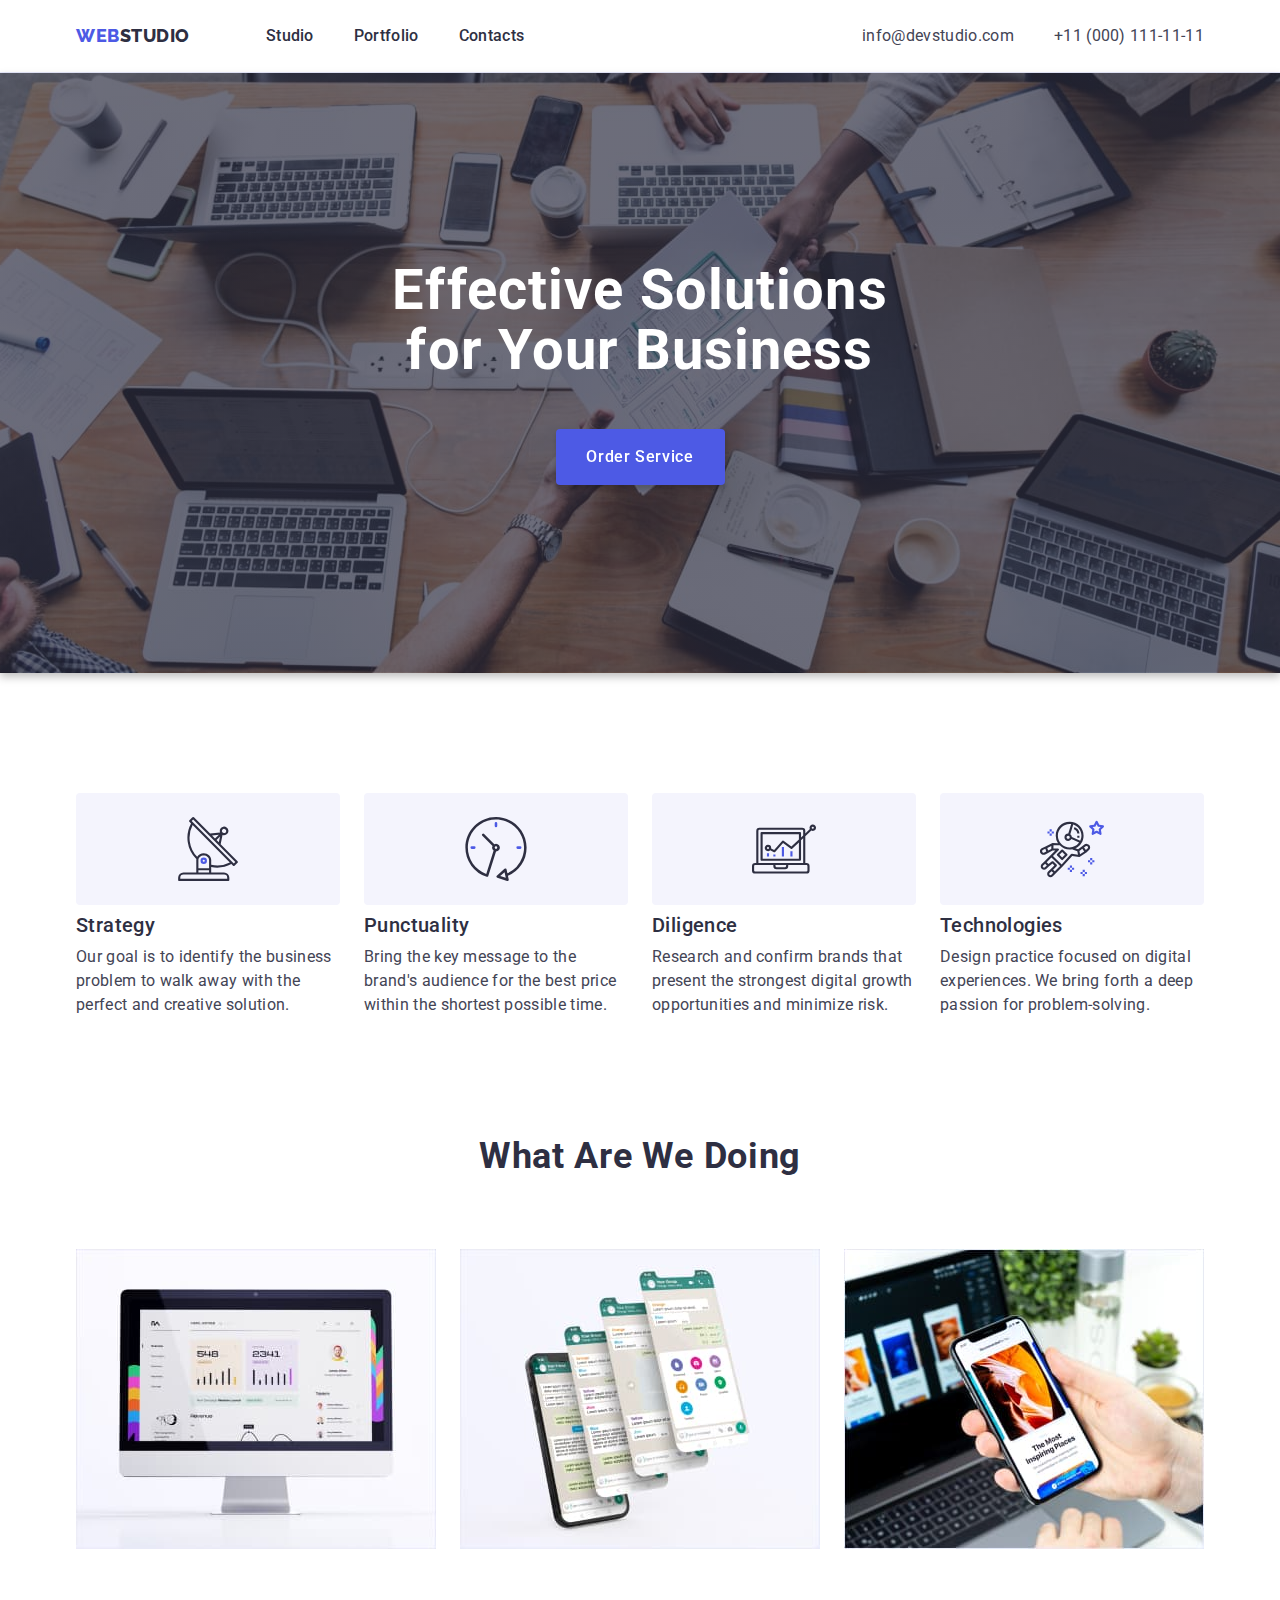
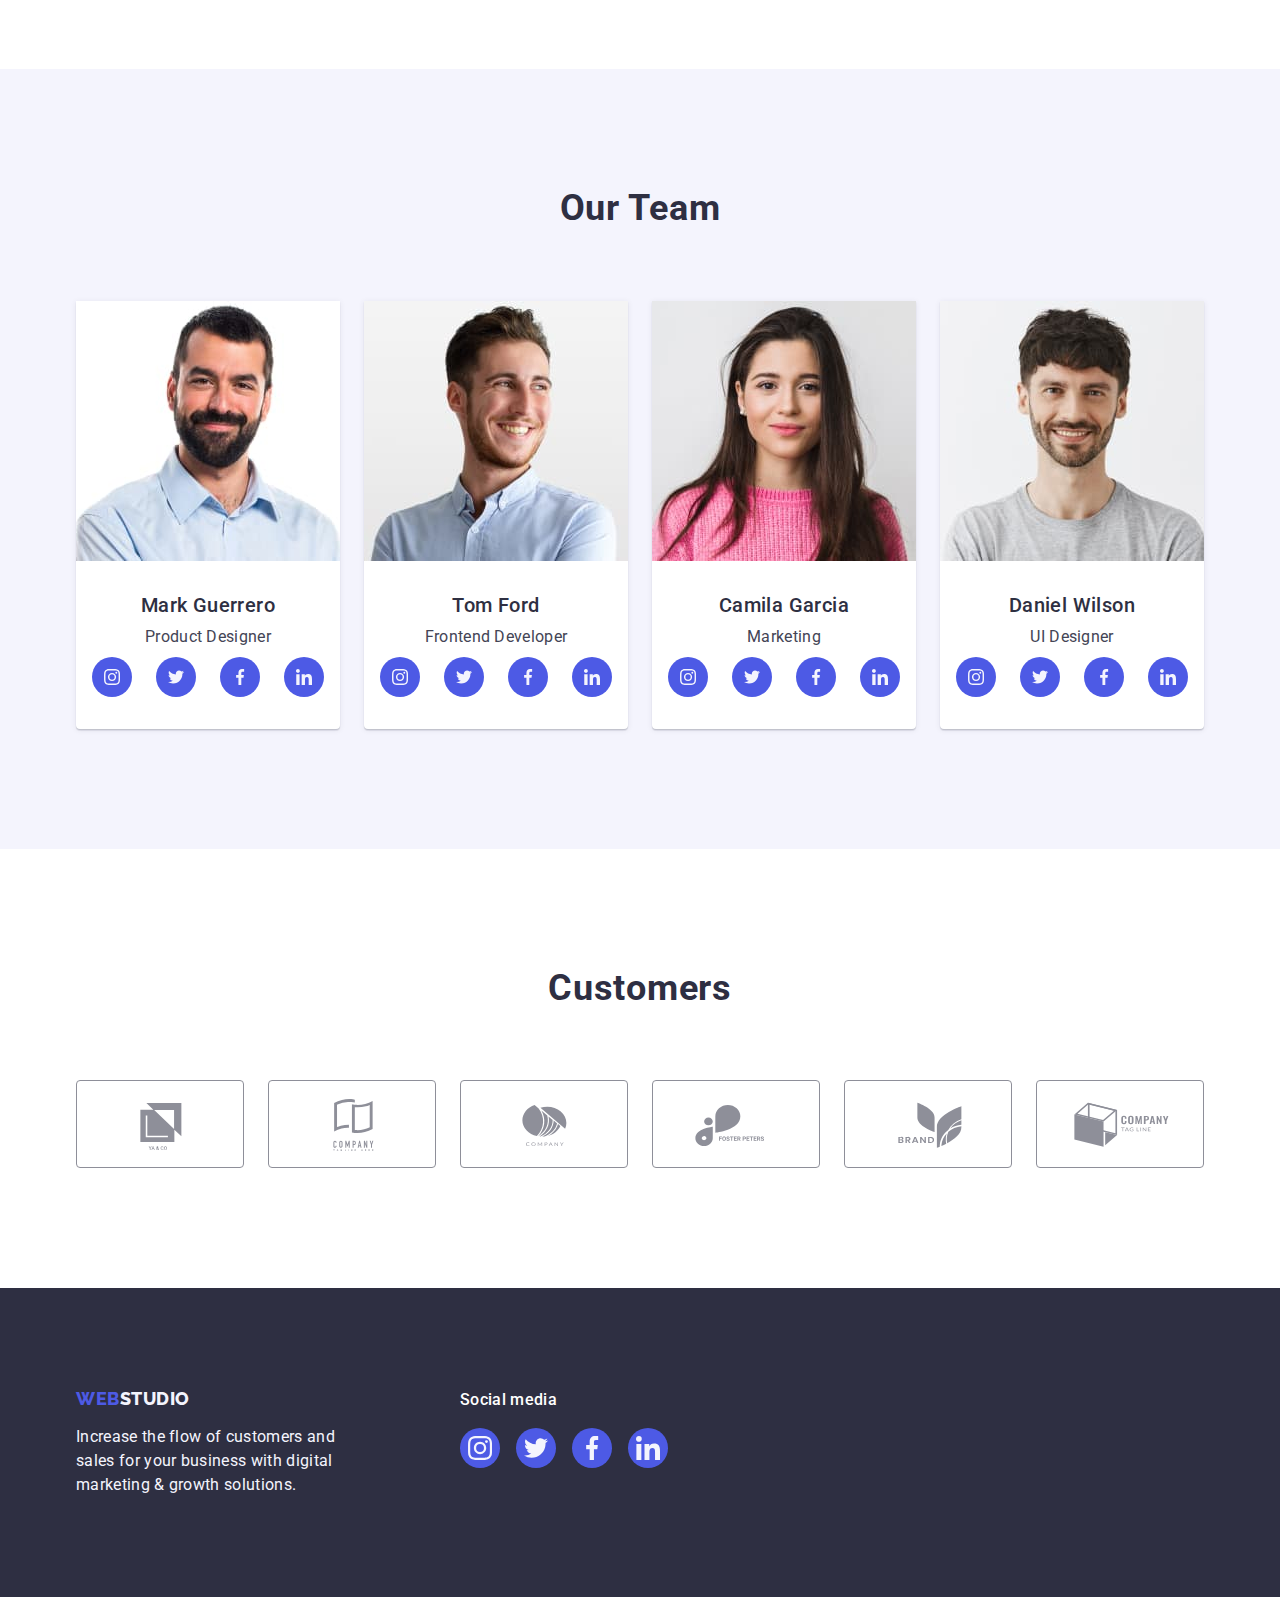
<file: index.html>
<!DOCTYPE html>
<html lang="en">
  <head>
    <meta charset="UTF-8" />
    <meta http-equiv="X-UA-Compatible" content="IE=edge" />
    <meta name="viewport" content="width=device-width, initial-scale=1.0" />
    <title>Document</title>
    <link rel="preconnect" href="https://fonts.googleapis.com" />
    <link rel="preconnect" href="https://fonts.gstatic.com" crossorigin />
    <link
      href="https://fonts.googleapis.com/css2?family=Raleway:wght@800&family=Roboto:wght@400;500;700;900&display=swap"
      rel="stylesheet"
    />
    <link
      href="https://cdn.jsdelivr.net/npm/modern-normalize@1.1.0/modern-normalize.min.css"
      rel="stylesheet"
    />
    <link rel="stylesheet" href="./images/icons.svg" />
    <link rel="stylesheet" href="./css/styles.css" />
  </head>
  <body>
    <header class="header">
      <div class="header-container container">
        <nav class="header-nav">
          <!-- Logo -->
          <a href="./index.html" class="link logo"
            >Web<span class="logo-accent">Studio</span></a
          >
          <!-- Navigation -->
          <ul class="list header-nav-list">
            <li>
              <a href="./index.html" class="link nav-link">Studio</a>
            </li>
            <li>
              <a href="./portfolio.html" class="link nav-link">Portfolio</a>
            </li>
            <li><a href="" class="link nav-link">Contacts</a></li>
          </ul>
        </nav>
        <address class="address-link">
          <ul class="list address-list">
            <li>
              <a href="mailto:info@devstudio.com" class="link address-hover"
                >info@devstudio.com</a
              >
            </li>
            <li>
              <a href="tel:+110001111111" class="link address-hover"
                >+11 (000) 111-11-11</a
              >
            </li>
          </ul>
        </address>
      </div>
    </header>
    <main>
      <!-- Hero -->
      <section class="hero">
        <div class="container hero-container">
          <h1 class="hero-text">Effective Solutions for Your Business</h1>
          <button type="button" class="main-button">Order Service</button>
        </div>
      </section>
      <section class="features">
        <div class="container features-container">
          <!-- Features -->
          <h2 class="section-title visually-hidden">Features</h2>
          <ul class="list features-list">
            <li class="features-list-item">
              <div class="svg-container">
                <svg class="features-icon" width="64" height="64">
                  <use href="./images/icon.svg#icon-antenna"></use>
                </svg>
              </div>
              <h3 class="features-title">Strategy</h3>
              <p class="features-text">
                Our goal is to identify the business problem to walk away with
                the perfect and creative solution.
              </p>
            </li>
            <li class="features-list-item">
              <div class="svg-container">
                <svg class="features-icon" width="64" height="64">
                  <use href="./images/icon.svg#icon-clock"></use>
                </svg>
              </div>
              <h3 class="features-title">Punctuality</h3>
              <p class="features-text">
                Bring the key message to the brand's audience for the best price
                within the shortest possible time.
              </p>
            </li>
            <li class="features-list-item">
              <div class="svg-container">
                <svg class="features-icon" width="64" height="64">
                  <use href="./images/icon.svg#icon-diagram"></use>
                </svg>
              </div>
              <h3 class="features-title">Diligence</h3>
              <p class="features-text">
                Research and confirm brands that present the strongest digital
                growth opportunities and minimize risk.
              </p>
            </li>
            <li class="features-list-item">
              <div class="svg-container">
                <svg class="features-icon" width="64" height="64">
                  <use href="./images/icon.svg#icon-astronaut"></use>
                </svg>
              </div>
              <h3 class="features-title">Technologies</h3>
              <p class="features-text">
                Design practice focused on digital experiences. We bring forth a
                deep passion for problem-solving.
              </p>
            </li>
          </ul>
        </div>
      </section>
      <section class="apps-section">
        <div class="container apps-container">
          <!-- What are we doing -->
          <h2 class="section-title apps-title">What are we doing</h2>
          <ul class="list apps-list">
            <li class="app-details">
              <img
                src="./images/img1.jpg"
                alt="Desktop app"
                width="360"
                height="300"
              />
            </li>
            <li class="app-details">
              <img
                src="./images/img2.jpg"
                alt="Mobile app"
                width="360"
                height="300"
              />
            </li>
            <li class="app-details">
              <img
                src="./images/img3.jpg"
                alt="App sync"
                width="360"
                height="300"
              />
            </li>
          </ul>
        </div>
      </section>
      <!-- Our Team -->
      <section class="team-section">
        <div class="container">
          <h2 class="section-title team-section-title">Our Team</h2>
          <ul class="list team-cards">
            <li class="team-card">
              <img
                src="./images/img-team1.jpg"
                alt="Mark Guerrero"
                width="264"
                height="260"
              />
              <div class="card-wrapper">
                <h3 class="team-title">Mark Guerrero</h3>
                <p class="team-text">Product Designer</p>
                <ul class="list socials">
                  <li class="list-item socials-item">
                    <a
                      href="https://instagram.com"
                      class="link socials-link"
                      target="_blank"
                      rel="noopener noreferrer"
                      aria-label="Instagram icon"
                      ><svg class="socials-icon icon" width="16" height="16">
                        <use href="./images/icon.svg#icon-instagram"></use>
                      </svg>
                    </a>
                  </li>
                  <li class="list-item socials-item">
                    <a
                      href="https://twitter.com"
                      class="link socials-link"
                      target="_blank"
                      rel="noopener noreferrer"
                      aria-label="Twitter icon"
                      ><svg class="socials-icon icon" width="16" height="16">
                        <use href="./images/icon.svg#icon-twitter"></use>
                      </svg>
                    </a>
                  </li>
                  <li class="list-item socials-item">
                    <a
                      href="https://www.facebook.com"
                      class="link socials-link"
                      target="_blank"
                      rel="noopener
                      noreferrer"
                      aria-label="Facebook icon"
                      ><svg class="socials-icon icon" width="16" height="16">
                        <use href="./images/icon.svg#icon-facebook"></use>
                      </svg>
                    </a>
                  </li>
                  <li class="list-item socials-item">
                    <a
                      href="https://www.linkedin.com"
                      class="link socials-link"
                      target="_blank"
                      rel="noopener
                      noreferrer"
                      aria-label="LinkedIn icon"
                      ><svg class="socials-icon icon" width="16" height="16">
                        <use href="./images/icon.svg#icon-linkedin"></use>
                      </svg>
                    </a>
                  </li>
                </ul>
              </div>
            </li>
            <li class="team-card">
              <img
                src="./images/img-team2.jpg"
                alt="Tom Ford"
                width="264"
                height="260"
              />
              <div class="card-wrapper">
                <h3 class="team-title">Tom Ford</h3>
                <p class="team-text">Frontend Developer</p>
                <ul class="list socials">
                  <li class="list-item socials-item">
                    <a
                      href="https://instagram.com"
                      class="link socials-link"
                      target="_blank"
                      rel="noopener noreferrer"
                      aria-label="Instagram icon"
                      ><svg class="socials-icon icon" width="16" height="16">
                        <use href="./images/icon.svg#icon-instagram"></use>
                      </svg>
                    </a>
                  </li>
                  <li class="list-item socials-item">
                    <a
                      href="https://twitter.com"
                      class="link socials-link"
                      target="_blank"
                      rel="noopener noreferrer"
                      aria-label="Twitter icon"
                      ><svg class="socials-icon icon" width="16" height="16">
                        <use href="./images/icon.svg#icon-twitter"></use>
                      </svg>
                    </a>
                  </li>
                  <li class="list-item socials-item">
                    <a
                      href="https://www.facebook.com"
                      class="link socials-link"
                      target="_blank"
                      rel="noopener
                      noreferrer"
                      aria-label="Facebook icon"
                      ><svg class="socials-icon icon" width="16" height="16">
                        <use href="./images/icon.svg#icon-facebook"></use>
                      </svg>
                    </a>
                  </li>
                  <li class="list-item socials-item">
                    <a
                      href="https://www.linkedin.com"
                      class="link socials-link"
                      target="_blank"
                      rel="noopener
                      noreferrer"
                      aria-label="LinkedIn icon"
                      ><svg class="socials-icon icon" width="16" height="16">
                        <use href="./images/icon.svg#icon-linkedin"></use>
                      </svg>
                    </a>
                  </li>
                </ul>
              </div>
            </li>
            <li class="team-card">
              <img
                src="./images/img-team3.jpg"
                alt="Camila Garcia"
                width="264"
                height="260"
              />
              <div class="card-wrapper">
                <h3 class="team-title">Camila Garcia</h3>
                <p class="team-text">Marketing</p>
                <ul class="list socials">
                  <li class="list-item socials-item">
                    <a
                      href="https://instagram.com"
                      class="link socials-link"
                      target="_blank"
                      rel="noopener noreferrer"
                      aria-label="Instagram icon"
                      ><svg class="socials-icon icon" width="16" height="16">
                        <use href="./images/icon.svg#icon-instagram"></use>
                      </svg>
                    </a>
                  </li>
                  <li class="list-item socials-item">
                    <a
                      href="https://twitter.com"
                      class="link socials-link"
                      target="_blank"
                      rel="noopener noreferrer"
                      aria-label="Twitter icon"
                      ><svg class="socials-icon icon" width="16" height="16">
                        <use href="./images/icon.svg#icon-twitter"></use>
                      </svg>
                    </a>
                  </li>
                  <li class="list-item socials-item">
                    <a
                      href="https://www.facebook.com"
                      class="link socials-link"
                      target="_blank"
                      rel="noopener
                      noreferrer"
                      aria-label="Facebook icon"
                      ><svg class="socials-icon icon" width="16" height="16">
                        <use href="./images/icon.svg#icon-facebook"></use>
                      </svg>
                    </a>
                  </li>
                  <li class="list-item socials-item">
                    <a
                      href="https://www.linkedin.com"
                      class="link socials-link"
                      target="_blank"
                      rel="noopener
                      noreferrer"
                      aria-label="LinkedIn icon"
                      ><svg class="socials-icon icon" width="16" height="16">
                        <use href="./images/icon.svg#icon-linkedin"></use>
                      </svg>
                    </a>
                  </li>
                </ul>
              </div>
            </li>
            <li class="team-card">
              <img
                src="./images/img-team4.jpg"
                alt="Daniel Wilson"
                width="264"
                height="260"
              />
              <div class="card-wrapper">
                <h3 class="team-title">Daniel Wilson</h3>
                <p class="team-text">UI Designer</p>
                <ul class="list socials">
                  <li class="list-item socials-item">
                    <a
                      href="https://instagram.com"
                      class="link socials-link"
                      target="_blank"
                      rel="noopener noreferrer"
                      aria-label="Instagram icon"
                      ><svg class="socials-icon icon" width="16" height="16">
                        <use href="./images/icon.svg#icon-instagram"></use>
                      </svg>
                    </a>
                  </li>
                  <li class="list-item socials-item">
                    <a
                      href="https://twitter.com"
                      class="link socials-link"
                      target="_blank"
                      rel="noopener noreferrer"
                      aria-label="Twitter icon"
                      ><svg class="socials-icon icon" width="16" height="16">
                        <use href="./images/icon.svg#icon-twitter"></use>
                      </svg>
                    </a>
                  </li>
                  <li class="list-item socials-item">
                    <a
                      href="https://www.facebook.com"
                      class="link socials-link"
                      target="_blank"
                      rel="noopener
                      noreferrer"
                      aria-label="Facebook icon"
                      ><svg class="socials-icon icon" width="16" height="16">
                        <use href="./images/icon.svg#icon-facebook"></use>
                      </svg>
                    </a>
                  </li>
                  <li class="list-item socials-item">
                    <a
                      href="https://www.linkedin.com"
                      class="link socials-link"
                      target="_blank"
                      rel="noopener
                      noreferrer"
                      aria-label="LinkedIn icon"
                      ><svg class="socials-icon icon" width="16" height="16">
                        <use href="./images/icon.svg#icon-linkedin"></use>
                      </svg>
                    </a>
                  </li>
                </ul>
              </div>
            </li>
          </ul>
        </div>
      </section>
      <section class="customers">
        <div class="container customers-container">
          <h2 class="section-title customers-title">Customers</h2>
          <ul class="list customers-list">
            <li class="list-item customers-list-item">
              <a href="" class="link customers-link" aria-label="Customer icon">
                <svg class="customers-icon icon" width="104" height="56">
                  <use href="./images/icon.svg#icon-Logo"></use>
                </svg>
              </a>
            </li>
            <li class="list-item customers-list-item">
              <a href="" class="link customers-link" aria-label="Customer icon">
                <svg class="customers-icon icon" width="104" height="56">
                  <use href="./images/icon.svg#icon-Logo-1"></use>
                </svg>
              </a>
            </li>
            <li class="list-item customers-list-item">
              <a href="" class="link customers-link" aria-label="Customer icon">
                <svg class="customers-icon icon" width="104" height="56">
                  <use href="./images/icon.svg#icon-Logo-2"></use>
                </svg>
              </a>
            </li>
            <li class="list-item customers-list-item">
              <a href="" class="link customers-link" aria-label="Customer icon">
                <svg class="customers-icon icon" width="104" height="56">
                  <use href="./images/icon.svg#icon-Logo-3"></use>
                </svg>
              </a>
            </li>
            <li class="list-item customers-list-item">
              <a href="" class="link customers-link" aria-label="Customer icon">
                <svg class="customers-icon icon" width="104" height="56">
                  <use href="./images/icon.svg#icon-Logo-4"></use>
                </svg>
              </a>
            </li>
            <li class="list-item customers-list-item">
              <a href="" class="link customers-link" aria-label="Customer icon">
                <svg class="customers-icon icon" width="104" height="56">
                  <use href="./images/icon.svg#icon-Logo-5"></use>
                </svg>
              </a>
            </li>
          </ul>
        </div>
      </section>
    </main>
    <footer class="footer">
      <div class="container footer-container">
        <div class="logo-text-container">
          <a href="./index.html" class="link footer-logo"
            >Web<span class="logo-light">Studio</span></a
          >
          <p class="text-footer">
            Increase the flow of customers and sales for your business with
            digital marketing & growth solutions.
          </p>
        </div>
        <div class="socials-container">
          <p class="footer-title">Social media</p>
          <ul class="list socials-footer">
            <li class="list-item socials-footer-item">
              <a
                href="https://instagram.com"
                class="link socials-footer-link"
                target="_blank"
                rel="noopener noreferrer"
                aria-label="Instagram icon"
                ><svg class="socials-icon icon" width="24" height="24">
                  <use href="./images/icon.svg#icon-instagram"></use>
                </svg>
              </a>
            </li>
            <li class="list-item socials-footer-item">
              <a
                href="https://twitter.com"
                class="link socials-footer-link"
                target="_blank"
                rel="noopener noreferrer"
                aria-label="Twitter icon"
                ><svg class="socials-icon icon" width="24" height="24">
                  <use href="./images/icon.svg#icon-twitter"></use>
                </svg>
              </a>
            </li>
            <li class="list-item socials-footer-item">
              <a
                href="https://www.facebook.com"
                class="link socials-footer-link"
                target="_blank"
                rel="noopener
                      noreferrer"
                aria-label="Facebook icon"
                ><svg class="socials-icon icon" width="24" height="24">
                  <use href="./images/icon.svg#icon-facebook"></use>
                </svg>
              </a>
            </li>
            <li class="list-item socials-footer-item">
              <a
                href="https://www.linkedin.com"
                class="link socials-footer-link"
                target="_blank"
                rel="noopener
                      noreferrer"
                aria-label="LinkedIn icon"
                ><svg class="socials-icon icon" width="24" height="24">
                  <use href="./images/icon.svg#icon-linkedin"></use>
                </svg>
              </a>
            </li>
          </ul>
        </div>
      </div>
    </footer>
  </body>
</html>
</file>
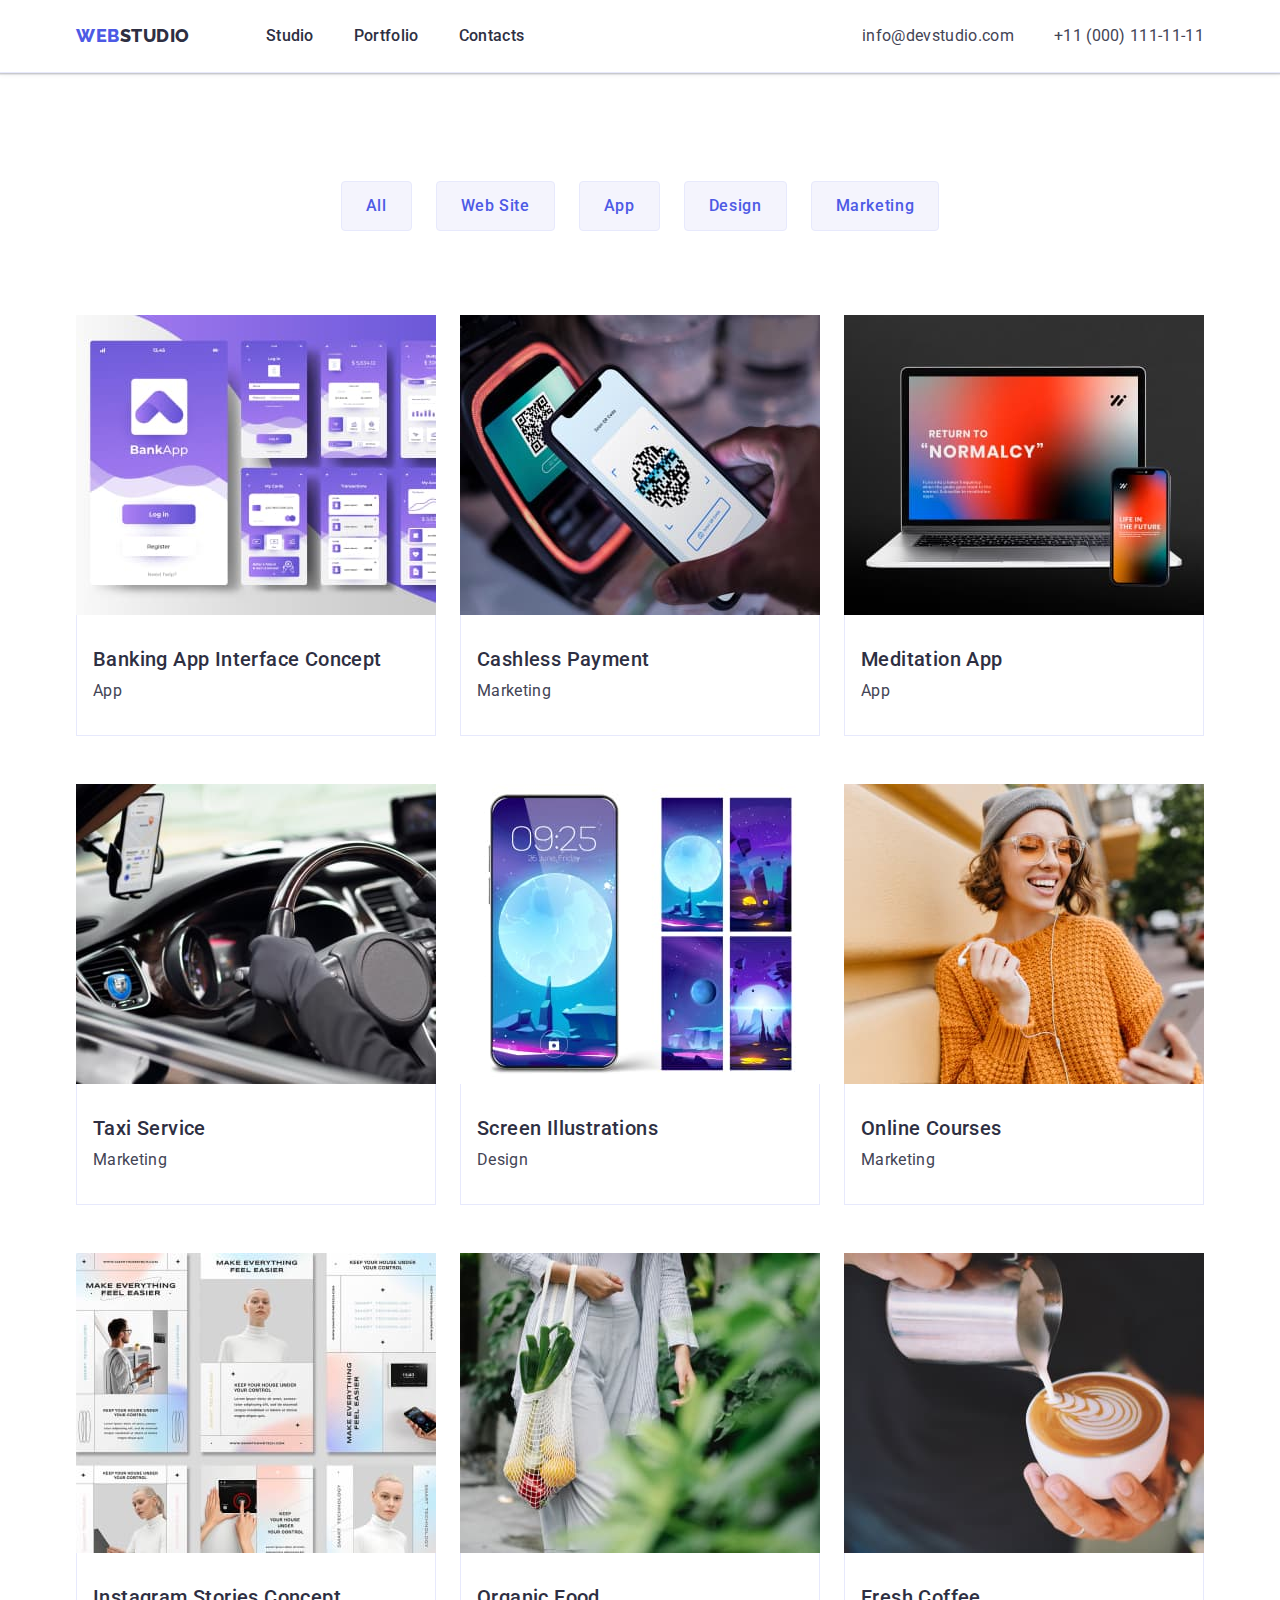
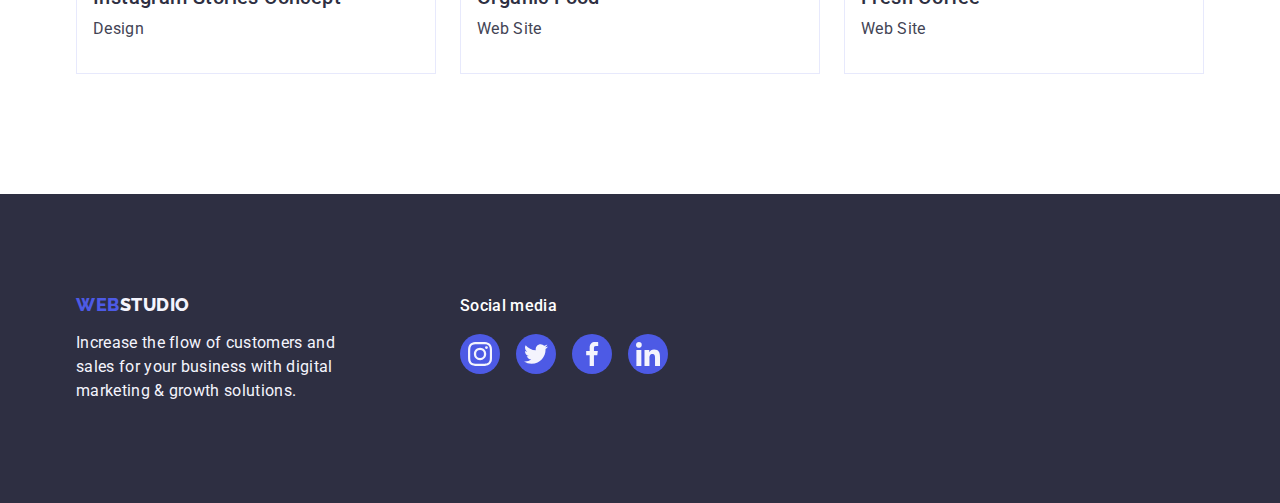
<file: portfolio.html>
<!DOCTYPE html>
<html lang="en">
  <head>
    <meta charset="UTF-8" />
    <meta http-equiv="X-UA-Compatible" content="IE=edge" />
    <meta name="viewport" content="width=device-width, initial-scale=1.0" />
    <title>Portfolio</title>
    <link rel="preconnect" href="https://fonts.googleapis.com" />
    <link rel="preconnect" href="https://fonts.gstatic.com" crossorigin />
    <link
      href="https://fonts.googleapis.com/css2?family=Raleway:wght@800&family=Roboto:wght@400;500;700;900&display=swap"
      rel="stylesheet"
    />
    <link
      href="https://cdn.jsdelivr.net/npm/modern-normalize@1.1.0/modern-normalize.min.css"
      rel="stylesheet"
    />
    <link rel="stylesheet" href="./images/icons.svg" />
    <link rel="stylesheet" href="./css/styles.css" />
  </head>
  <body>
    <header class="header">
      <div class="header-container container">
        <nav class="header-nav">
          <!-- Logo -->
          <a href="./index.html" class="link logo"
            >Web<span class="logo-accent">Studio</span></a
          >
          <!-- Navigation -->
          <ul class="list header-nav-list">
            <li>
              <a href="./index.html" class="link nav-link">Studio</a>
            </li>
            <li>
              <a href="./portfolio.html" class="link nav-link">Portfolio</a>
            </li>
            <li><a href="" class="link nav-link">Contacts</a></li>
          </ul>
        </nav>
        <address class="address-link">
          <ul class="list address-list">
            <li>
              <a href="mailto:info@devstudio.com" class="link address-hover"
                >info@devstudio.com</a
              >
            </li>
            <li>
              <a href="tel:+110001111111" class="link address-hover"
                >+11 (000) 111-11-11</a
              >
            </li>
          </ul>
        </address>
      </div>
    </header>
    <main>
      <section class="portfolio-section">
        <div class="container portfolio-container">
          <h1 class="visually-hidden">Portfolio</h1>
          <ul class="list filter-list">
            <li><button type="button" class="filter">All</button></li>
            <li><button type="button" class="filter">Web Site</button></li>
            <li><button type="button" class="filter">App</button></li>
            <li><button type="button" class="filter">Design</button></li>
            <li><button type="button" class="filter">Marketing</button></li>
          </ul>
          <ul class="list portfolio-list">
            <li class="portfolio-list-item">
              <a href="" class="link portfolio-link">
                <img
                  src="./images/portfolio/img-p1.jpg"
                  alt="Banking App"
                  width="360"
                  height="300"
                />
                <div class="portfolio-wrapper">
                  <h2 class="project-title">Banking App Interface Concept</h2>
                  <p class="portfolio-text">App</p>
                </div>
              </a>
            </li>
            <li class="portfolio-list-item">
              <a href="" class="link portfolio-link">
                <img
                  src="./images/portfolio/img-p2.jpg"
                  alt="Cashless Payment"
                  width="360"
                  height="300"
                />
                <div class="portfolio-wrapper">
                  <h2 class="project-title">Cashless Payment</h2>
                  <p class="portfolio-text">Marketing</p>
                </div>
              </a>
            </li>
            <li class="portfolio-list-item">
              <a href="" class="link portfolio-link">
                <img
                  src="./images/portfolio/img-p3.jpg"
                  alt="Meditation App"
                  width="360"
                  height="300"
                />
                <div class="portfolio-wrapper">
                  <h2 class="project-title">Meditation App</h2>
                  <p class="portfolio-text">App</p>
                </div>
              </a>
            </li>
            <li class="portfolio-list-item">
              <a href="" class="link portfolio-link">
                <img
                  src="./images/portfolio/img-p4.jpg"
                  alt="Taxi Service"
                  width="360"
                  height="300"
                />
                <div class="portfolio-wrapper">
                  <h2 class="project-title">Taxi Service</h2>
                  <p class="portfolio-text">Marketing</p>
                </div>
              </a>
            </li>
            <li class="portfolio-list-item">
              <a href="" class="link portfolio-link">
                <img
                  src="./images/portfolio/img-p5.jpg"
                  alt="Screen Illustrations"
                  width="360"
                  height="300"
                />
                <div class="portfolio-wrapper">
                  <h2 class="project-title">Screen Illustrations</h2>
                  <p class="portfolio-text">Design</p>
                </div>
              </a>
            </li>
            <li class="portfolio-list-item">
              <a href="" class="link portfolio-link">
                <img
                  src="./images/portfolio/img-p6.jpg"
                  alt="Online Courses"
                  width="360"
                  height="300"
                />
                <div class="portfolio-wrapper">
                  <h2 class="project-title">Online Courses</h2>
                  <p class="portfolio-text">Marketing</p>
                </div>
              </a>
            </li>
            <li class="portfolio-list-item">
              <a href="" class="link portfolio-link">
                <img
                  src="./images/portfolio/img-p7.jpg"
                  alt="Instagram Stories Concept"
                  width="360"
                  height="300"
                />
                <div class="portfolio-wrapper">
                  <h2 class="project-title">Instagram Stories Concept</h2>
                  <p class="portfolio-text">Design</p>
                </div>
              </a>
            </li>
            <li class="portfolio-list-item">
              <a href="" class="link portfolio-link">
                <img
                  src="./images/portfolio/img-p8.jpg"
                  alt="Organic Food"
                  width="360"
                  height="300"
                />
                <div class="portfolio-wrapper">
                  <h2 class="project-title">Organic Food</h2>
                  <p class="portfolio-text">Web Site</p>
                </div>
              </a>
            </li>
            <li class="portfolio-list-item">
              <a href="" class="link portfolio-link">
                <img
                  src="./images/portfolio/img-p9.jpg"
                  alt="Fresh Coffee"
                  width="360"
                  height="300"
                />
                <div class="portfolio-wrapper">
                  <h2 class="project-title">Fresh Coffee</h2>
                  <p class="portfolio-text">Web Site</p>
                </div>
              </a>
            </li>
          </ul>
        </div>
      </section>
    </main>
    <footer class="footer">
      <div class="container footer-container">
        <div class="logo-text-container">
          <a href="./index.html" class="link footer-logo"
            >Web<span class="logo-light">Studio</span></a
          >
          <p class="text-footer">
            Increase the flow of customers and sales for your business with
            digital marketing & growth solutions.
          </p>
        </div>
        <div class="socials-container">
          <p class="footer-title">Social media</p>
          <ul class="list socials-footer">
            <li class="list-item socials-footer-item">
              <a
                href="https://instagram.com"
                class="link socials-footer-link"
                target="_blank"
                rel="noopener noreferrer"
                aria-label="Instagram icon"
                ><svg class="socials-icon icon" width="24" height="24">
                  <use href="./images/icon.svg#icon-instagram"></use>
                </svg>
              </a>
            </li>
            <li class="list-item socials-footer-item">
              <a
                href="https://twitter.com"
                class="link socials-footer-link"
                target="_blank"
                rel="noopener noreferrer"
                aria-label="Twitter icon"
                ><svg class="socials-icon icon" width="24" height="24">
                  <use href="./images/icon.svg#icon-twitter"></use>
                </svg>
              </a>
            </li>
            <li class="list-item socials-footer-item">
              <a
                href="https://www.facebook.com"
                class="link socials-footer-link"
                target="_blank"
                rel="noopener
                      noreferrer"
                aria-label="Facebook icon"
                ><svg class="socials-icon icon" width="24" height="24">
                  <use href="./images/icon.svg#icon-facebook"></use>
                </svg>
              </a>
            </li>
            <li class="list-item socials-footer-item">
              <a
                href="https://www.linkedin.com"
                class="link socials-footer-link"
                target="_blank"
                rel="noopener
                      noreferrer"
                aria-label="LinkedIn icon"
                ><svg class="socials-icon icon" width="24" height="24">
                  <use href="./images/icon.svg#icon-linkedin"></use>
                </svg>
              </a>
            </li>
          </ul>
        </div>
      </div>
    </footer>
  </body>
</html>
</file>
<file: css/styles.css>
:root {
    --ultimate-white:#FFFFFF;
    --dark-bcg:#2E2F42;
    --modal-bcg:#FCFCFC;
    --accent-color:#E7E9FC;
    --body-text:#434455;
    --secondary-text:#8E8F99;
    --headings-color:#2E2F42;
    --brand-color:#4D5AE5;
    --success-color:#31D0AA;
    --light-mode-bcg:#F4F4FD;
    --hover-color:#404BBF;
}
.visually-hidden {
    position: absolute;
    white-space: nowrap;
    width: 1px;
    height: 1px;
    overflow: hidden;
    border: 0;
    padding: 0;
    clip: rect(0 0 0 0);
    clip-path: inset(50%);
    margin: -1px;
}
body{
    font-family: 'Roboto', sans-serif;
    font-weight: 400;
    font-size: 16px;
    line-height: 1.5;
    letter-spacing: 0.02em;
    color: var(--body-text);
    background-color: #FFFFFF;
}


.logo,
.footer-logo{
    font-family: 'Raleway', sans-serif;
font-weight: 800;
font-size: 18px;
line-height: 1.17;
align-items: center;
letter-spacing: 0.03em;
text-transform: uppercase;
color: var(--brand-color);
}
.logo-accent {
    color: var(--headings-color)
}
/* Reset Start */
h1,
h2,
h3,
h4,
h5,
h6,
p,
ul {
    margin: 0;
    padding: 0;
}

img {
    display: block;
    max-width: 100%;
    height: auto;
}

.link{
    text-decoration: none;
}

.list{
    list-style: none;
}
button {
    font-family: inherit;
    color: currentColor;
    cursor: pointer;
}
/* Reset End */
.container {
    max-width: 1158px;
    margin-left: auto;
    margin-right: auto;
    padding-left: 15px;
    padding-right: 15px;
}

/* Header */
.header{
    border-bottom: 1px solid var(--accent-color);
    box-shadow: 0px 2px 1px rgba(46, 47, 66, 0.08), 0px 1px 1px rgba(46, 47, 66, 0.16), 0px 1px 6px rgba(46, 47, 66, 0.08);
}
.header-container{
    display: flex;
    align-items: center;
}

.header-nav {
    display: flex;
    margin-right: auto;
    align-items: center;
}
.logo{
display: flex;
align-items: center;
padding-top: 24px;
padding-bottom: 24px;
margin-right: 76px
}
.header-nav-list{
    display: flex;
    align-items: center;
    padding-top: 24px;
        padding-bottom: 24px;
        gap: 40px;
}
.address-list{
    display: flex;
    align-items: center;
    gap: 40px;
}
.address-item{
    padding-top: 24px;
    padding-bottom: 24px;
}
a.nav-link{
padding-top: 24px;
padding-bottom: 24px;
    font-weight: 500;
font-size: 16px;
line-height: 1.5;
letter-spacing: 0.02em;
color: var(--headings-color);
align-items: center;
}

a.nav-link:hover, 
a.nav-link:focus,
.address-hover:hover,
.address-hover:focus{
    color: var(--hover-color);
}

.address-link{
text-decoration: none;
font-style: normal;

}
.address-hover{
    font-size: 16px;
line-height: 1.5;
letter-spacing: 0.02em;
color: var(--body-text);
padding-top: 24px;
padding-bottom: 24px;
}

/* Hero */
.hero{
    
    margin-left: auto;
margin-right: auto;
text-align: center;
padding-top: 188px;
    padding-bottom: 188px;
    background-color: var(--dark-bcg);
    
    background-image:linear-gradient(rgba(46, 47, 66, 0.7),rgba(46, 47, 66, 0.7)), url(../images/people-office.jpg) ;
    background-position: center;
    background-repeat: no-repeat;
    background-size: cover;
    filter: drop-shadow(0px 4px 4px rgba(0, 0, 0, 0.25));
    max-width: 1440px;
}
.hero-text{
max-width: 496px;
font-weight: 700;
font-size: 56px;
line-height: 1.07;
letter-spacing: 0.02em;
color: var(--ultimate-white);
margin-left: auto;
margin-right: auto;
margin-bottom: 48px;
}
.main-button{
display: block;
font-weight: 500;
font-size: 16px;
line-height: 1.5;
letter-spacing: 0.04em;
color: var(--ultimate-white);
background-color: var(--brand-color);
font-family: "Roboto", sans-serif;
min-width: 169px;
min-height: 56px;
border: none;
box-shadow: 0px 4px 4px rgba(0, 0, 0, 0.15);
    border-radius: 4px;
    margin-right: auto;
    margin-left: auto;
}
.main-button:hover,
.main-button:focus{
    background-color: var(--hover-color);
}
/* Features */
.features{
    padding-top: 120px;
    padding-bottom: 120px;
}
.svg-container{
    display: flex;
    justify-content: center;
    align-items: center;
    background: var(--light-mode-bcg);
        border-radius: 4px;
        padding: 24px 100px;
        margin-bottom: 8px;
}
.features-icon{
display: flex;
justify-content: center;
    align-items: center;
}
.features-list{
    display: flex;
    
}
.features-list-item{
    width: 264px;
}   
.features-list-item:not(:last-child){
    margin-right: 24px;
}

.features-title{
    margin-bottom: 8px;
}


.team-title,
.project-title,
.features-title{
font-weight: 500;
font-size: 20px;
line-height: 1.2;
color:var(--headings-color);
letter-spacing: 0.02em
}

/* What are we doing */
.apps-section{
    padding-bottom: 120px;
}

.apps-title{
    margin-bottom: 72px;

}
  .apps-list{
display: flex;
gap: 24px;
  }  

/* Our team */
.socials {
    display: flex;
    justify-content: center;
    gap: 24px;
}

.socials-link {
    display: flex;
    justify-content: center;
    align-items: center;

    width: 40px;
    height: 40px;

    background-color: var(--brand-color);
    border-radius: 50%;
}
.socials-icon {
    fill: var(--light-mode-bcg);
}

.socials-link:hover,
.socials-link:focus {
    background-color: var(--hover-color);
}



.team-section-title{
    margin-bottom: 72px;
}
.team-cards{
display: flex;
flex-wrap: wrap;
gap: 24px;

}

.section-title{
font-weight: 700;
font-size: 36px;
line-height: 1.11;
text-align: center;
text-transform: capitalize;
letter-spacing: 0.02em;
color: var(--headings-color)
}

.team-card{
    background-color: #FFFFFF;
    box-shadow: 0px 1px 6px rgba(46, 47, 66, 0.08), 0px 1px 1px rgba(46, 47, 66, 0.16), 0px 2px 1px rgba(46, 47, 66, 0.08);
    border-radius: 0px 0px 4px 4px;
}
.team-title{
    text-align: center;
    margin-bottom: 8px;
}
.team-text{
    font-size: 16px;
text-align: center;
margin-bottom: 8px;
}

.team-section{
    background-color: var(--light-mode-bcg);
    padding: 120px 0;
}
.card-wrapper{
    border-radius: 0px 0px 4px 4px;
    padding: 32px 0;
}

/* Customers */
.customers {
    padding: 120px 0;
}
.customers-container{
display: flex;
justify-content: center;
flex-wrap: wrap;
}
.customers-title{
    margin-bottom: 72px;
    line-height: 1.1;
}

.customers-list {
    display: flex;
    gap:24px;
}

.customers-link{
    width: 100%;
    height: 100%;
    border: 1px solid var(--secondary-text);
    border-radius: 4px;  display: flex;
        justify-content: center;
        align-items: center;
        color: var(--secondary-text);
}
.customers-list-item {
    width:168px;
    height: 88px;
  
    }
.customers-icon{
    fill: currentColor;
}
.customers-link:hover,
.customers-link:focus{
    color: var(--hover-color);
    border: 1px solid var(--hover-color);
}
/* Portfolio */
.portfolio-section{
    padding: 96px 0 120px;
}
.portfolio-link{
    display: block;
        font-size: 20px;
        line-height: 1.2;
        color: var(--headings-color);
}
.portfolio-link:hover,
.portfolio-link:focus{
box-shadow: 0px 1px 6px rgba(46, 47, 66, 0.08), 0px 1px 1px rgba(46, 47, 66, 0.16), 0px 2px 1px rgba(46, 47, 66, 0.08);
}
.filter-list{
    display: flex;
    justify-content: center;
    margin-bottom: 72px;
    padding: 12px 24px;
    gap: 24px;
}
.filter{
    font-family: "Roboto", sans-serif;
    font-weight: 500;
        font-size: 16px;
        line-height: 1.5;
        align-items: center;
        text-align: center;
        letter-spacing: 0.04em;
        color: var(--brand-color);
        background-color: var(--light-mode-bcg);
        cursor: pointer;
        border: 1px solid var(--accent-color);
        border-radius: 4px;
        padding: 12px 24px 12px;
}
.filter:hover,
.filter:focus,
.filter:active{
    color: var(--ultimate-white);
    background-color: var(--hover-color);
    border: 1px solid transparent;
    box-shadow: 0px 3px 1px rgba(0, 0, 0, 0.1), 0px 2px 1px rgba(0, 0, 0, 0.08), 0px 2px 2px rgba(0, 0, 0, 0.12);
}

.portfolio-list{
    display: flex;
    flex-wrap: wrap;
    justify-content: center;
    column-gap: 24px;
    row-gap: 48px;
    flex-basis: calc((100%-24px*6)/9);
    padding-left: 0;

    
}
.portfolio-list-item{
    display: inline-block;

}
.portfolio-text{
        font-size: 16px;
        line-height: 1.5;
        letter-spacing: 0.02em;
        color: var(--body-text);
}
.portfolio-wrapper{
    border: 1px solid var(--accent-color);
    border-top: none;
    padding: 32px 16px;
    border-radius: 0;
}
.project-title{
    margin-bottom: 8px;}

/* Footer */
.footer{
    background-color: var(--dark-bcg);
    padding-top: 100px;
        padding-bottom: 100px;
}
.footer-container{
    display: flex;
    align-items: baseline;
    gap: 120px;
}
.logo-text-container{
    display: flex;
    flex-direction: column;
    flex-wrap: wrap;
    align-items: flex-start;
}
.footer-logo{
    display: inline-block;
    margin-bottom: 16px;
}
.logo-light{
    color: var(--light-mode-bcg);
}
.text-footer{
color: var(--light-mode-bcg);
max-width: 264px;
    max-height: 72px;
}
.socials-container{
    display: flex;
    flex-direction: column;
    flex-wrap: wrap;
    justify-content: center;
    align-items: flex-start;
}
.footer-title{
    display: flex;
    color: var(--ultimate-white);
    margin-bottom: 16px;
    font-weight: 500;
    font-size: 16px;
}
.socials-footer{
    display: flex;
    gap:16px;
}
.socials-footer-link {
    display: flex;
align-items: center;
justify-content: center;
    width: 40px;
    height: 40px;

    background-color: var(--brand-color);
    border-radius: 50%;
}
.socials-footer-icon {
    fill: var(--light-mode-bcg);
}
.socials-footer-link:hover,
.socials-footer-link:focus {
    background-color: var(--success-color);
}
</file>
